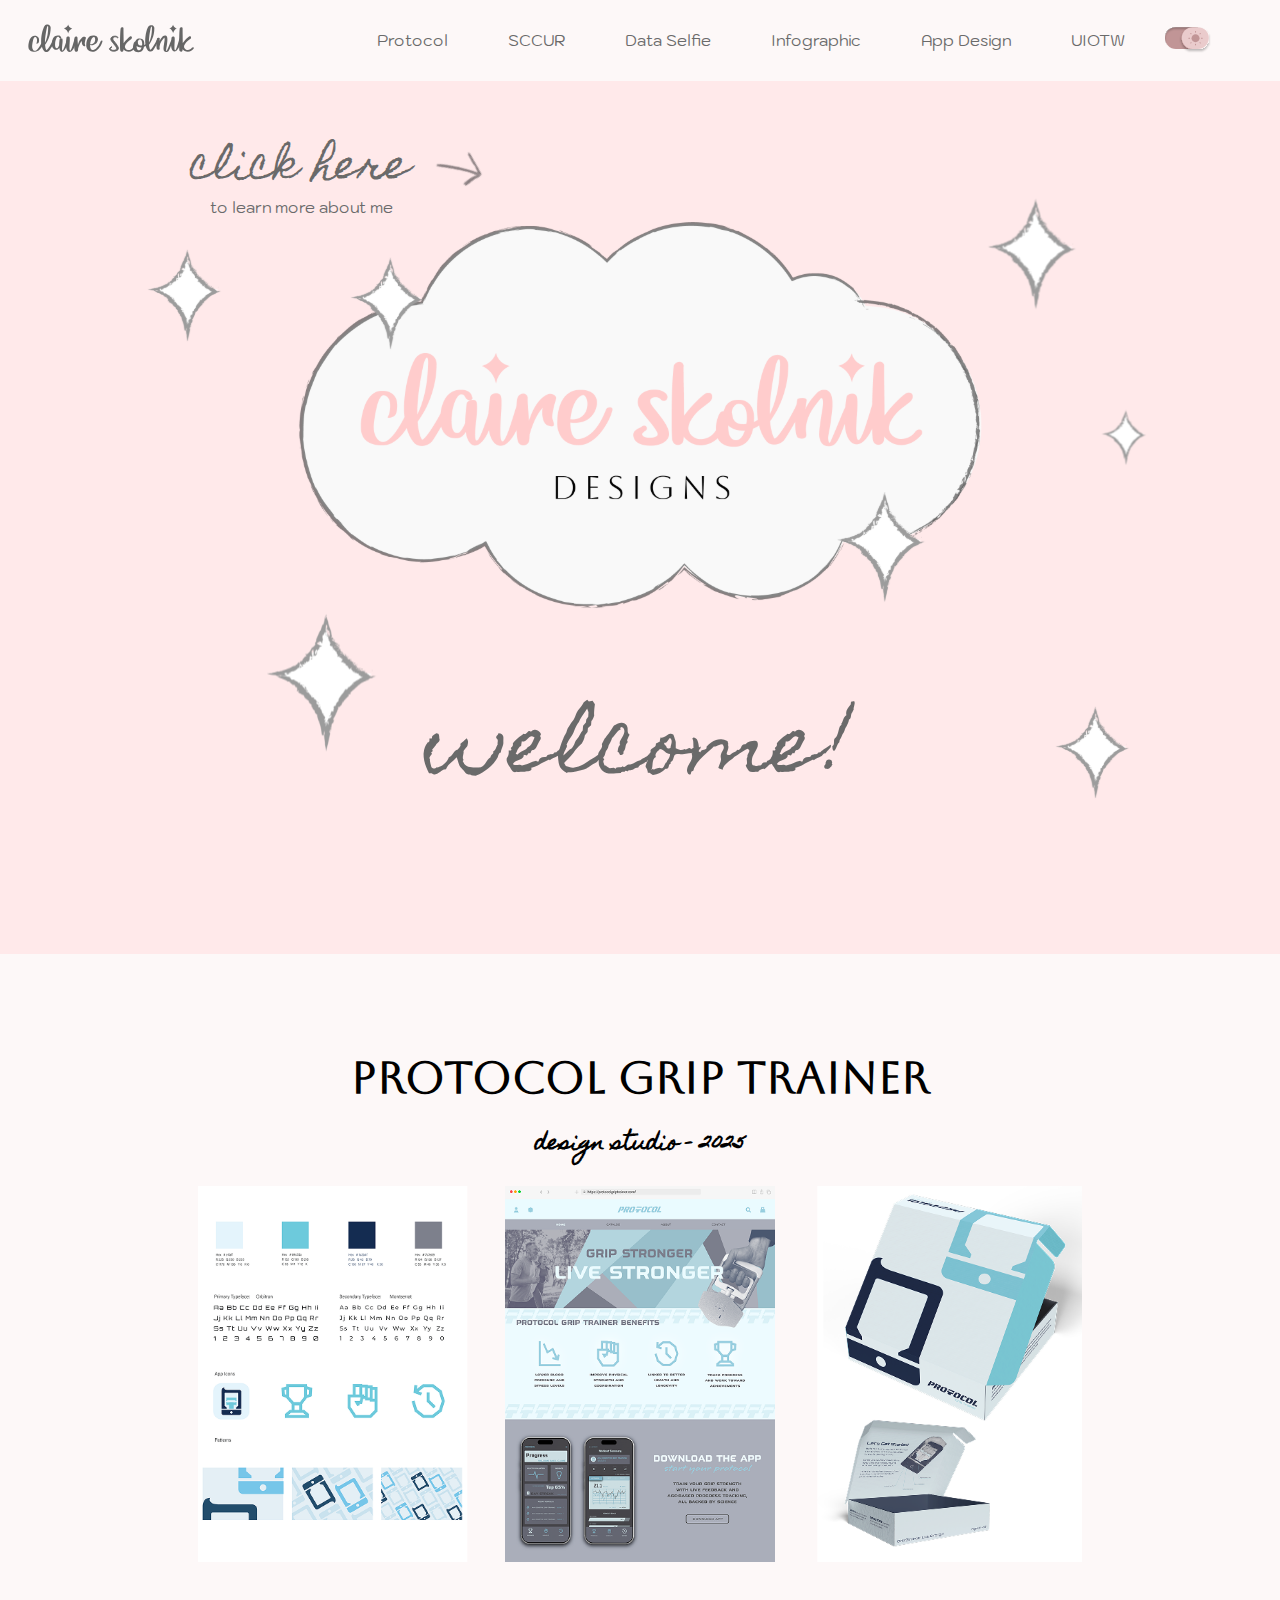
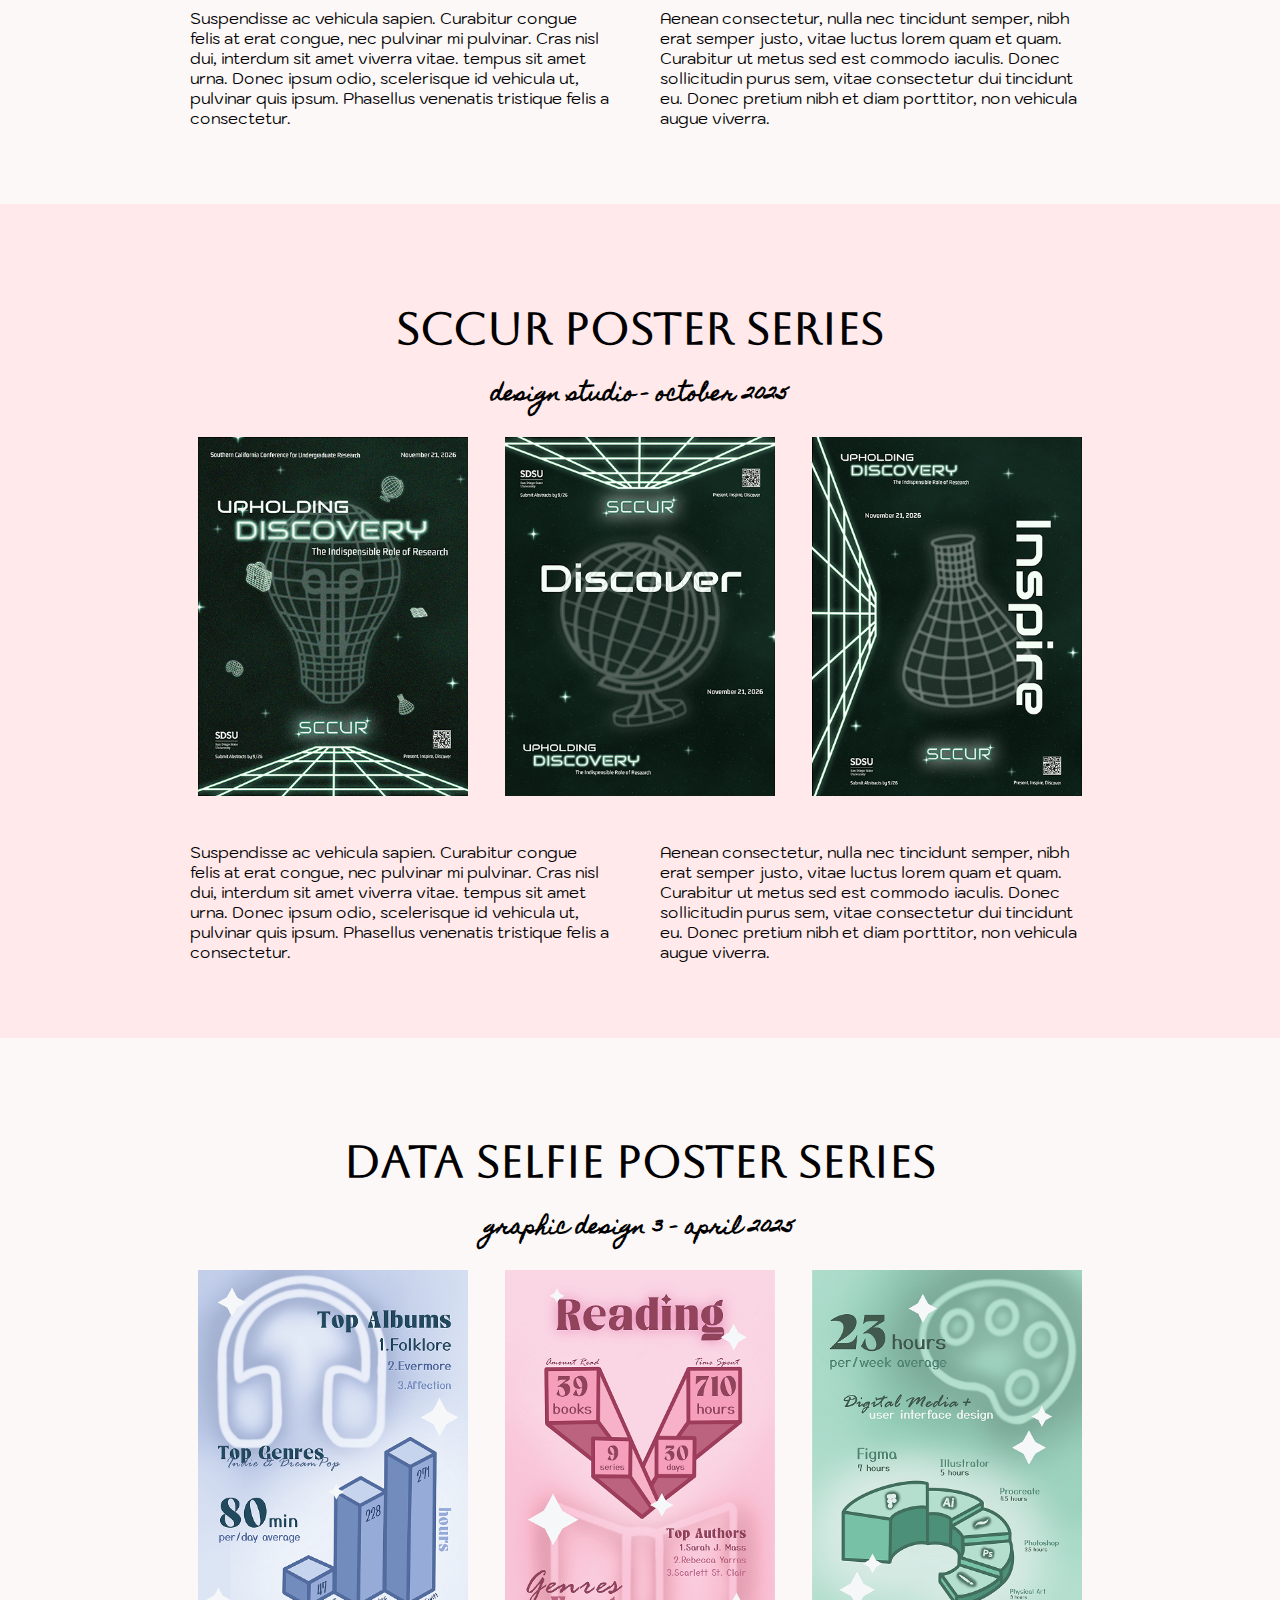
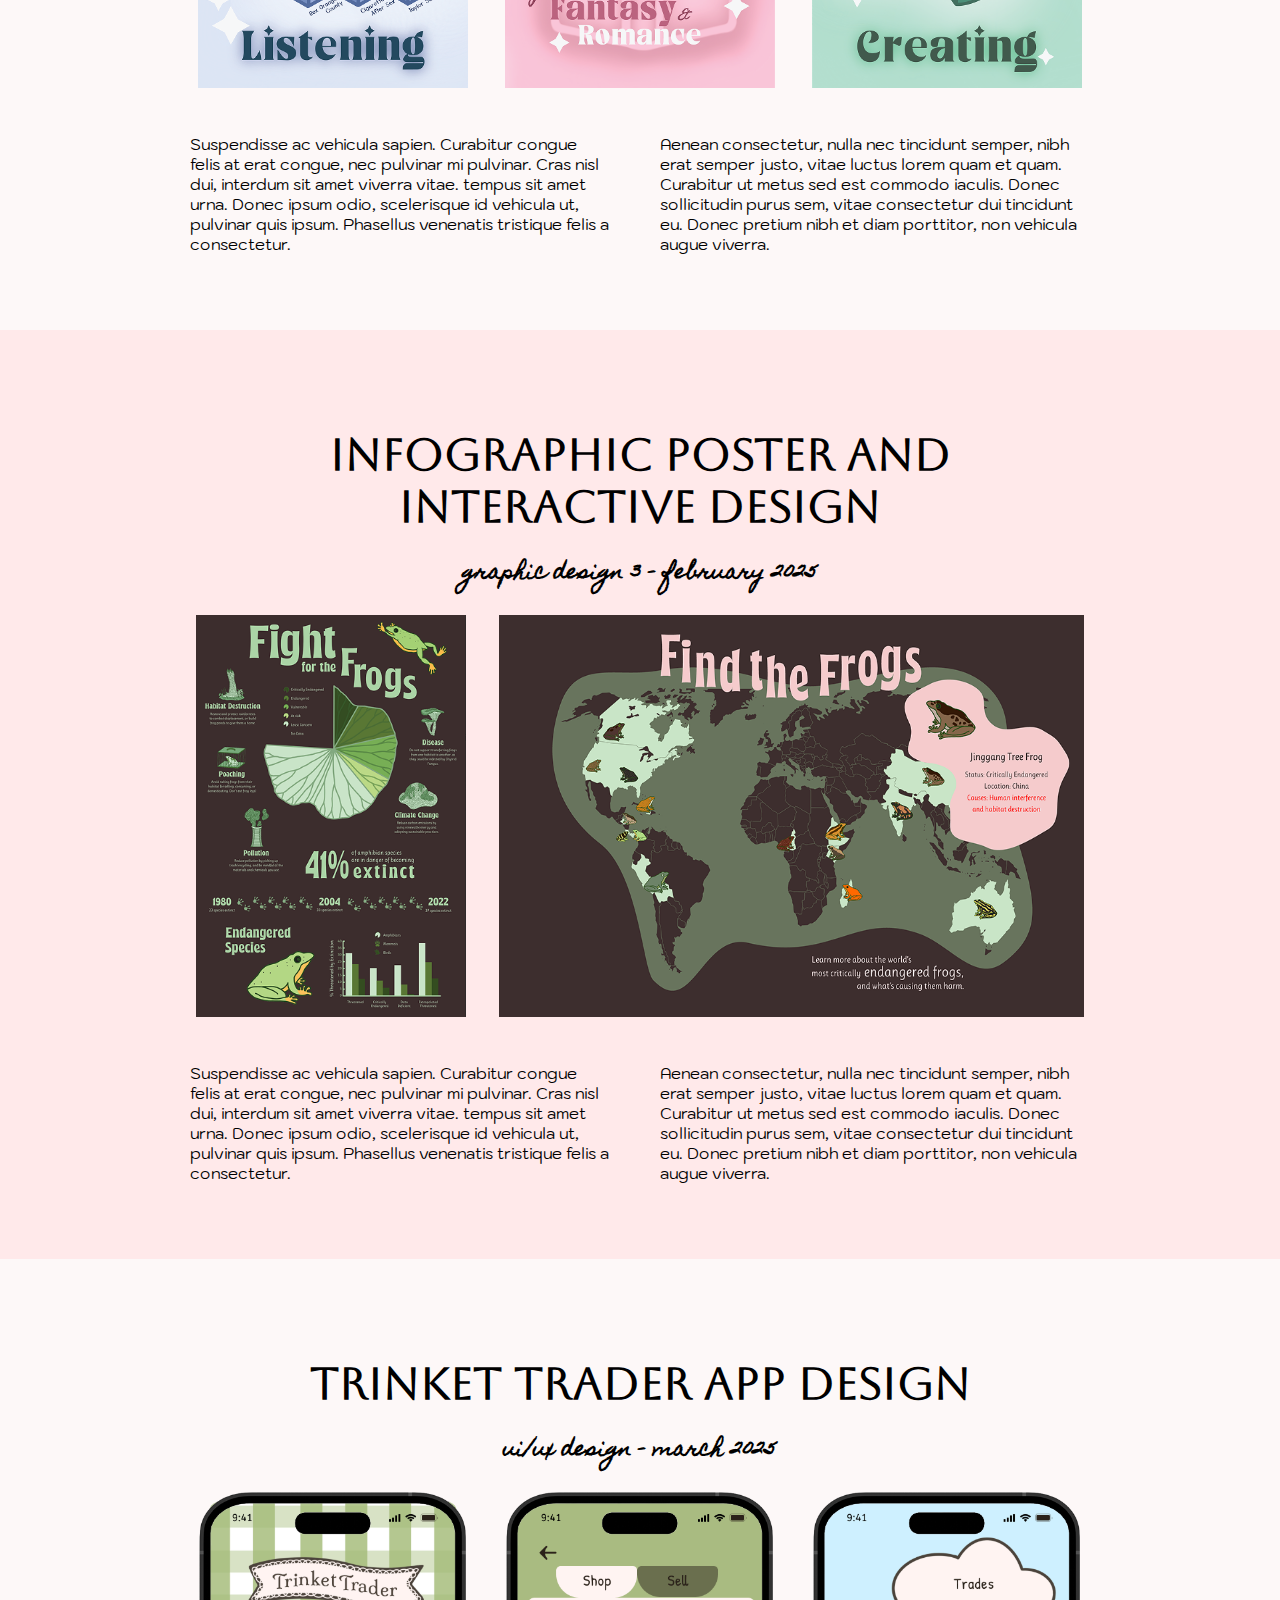
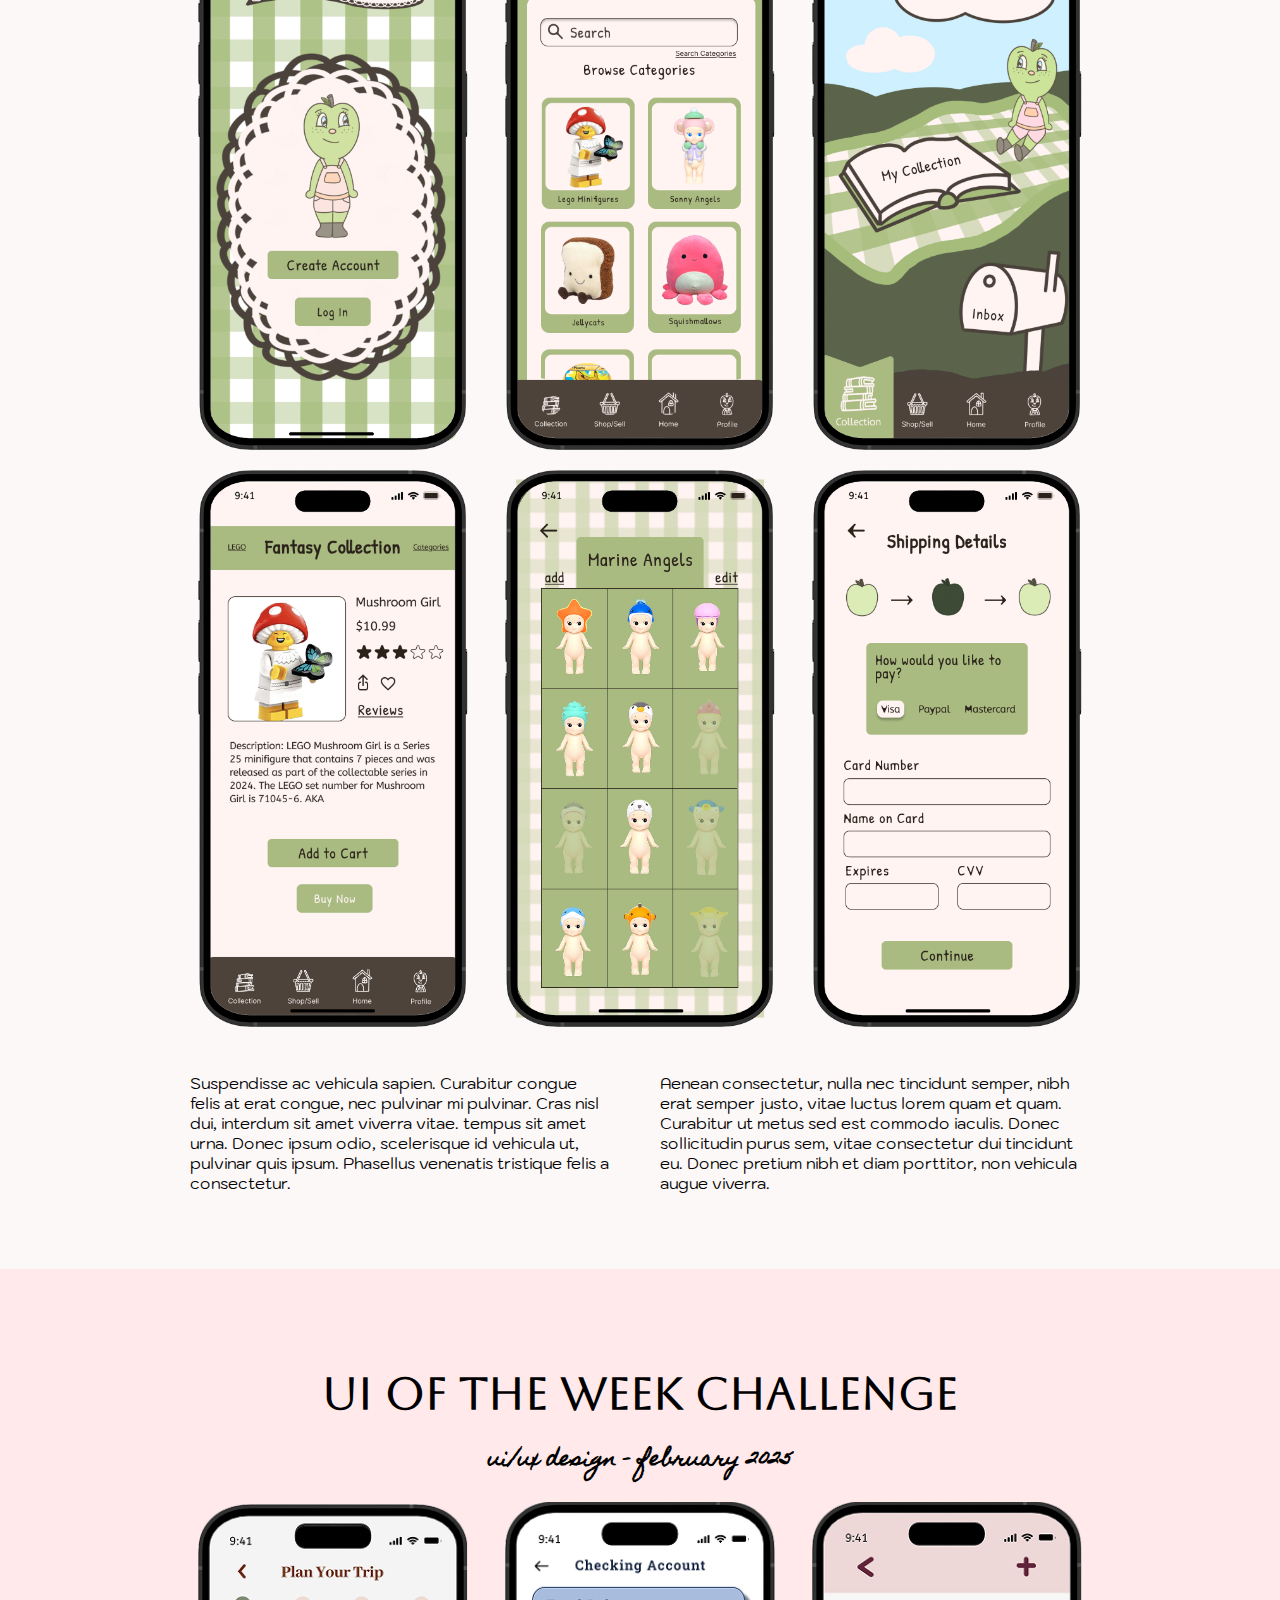
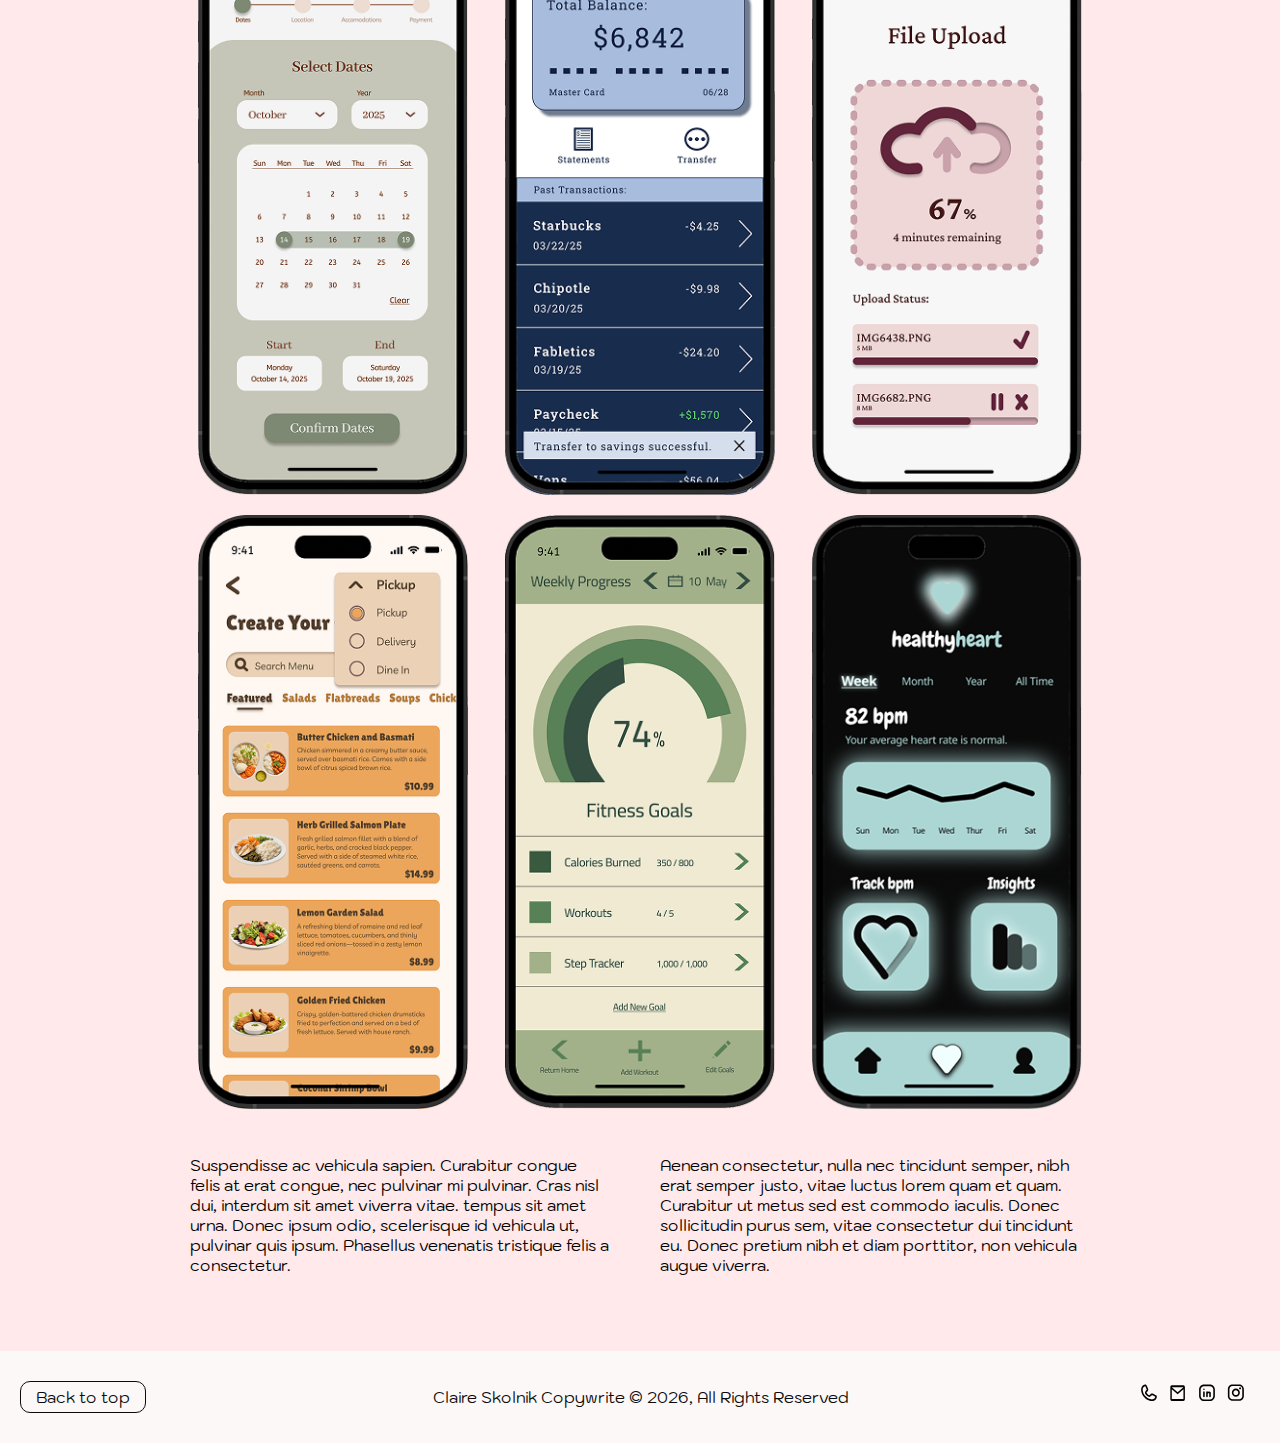
<file: index.html>
<!DOCTYPE html>
<html lang="en">

<head>
  <meta charset="UTF-8">
  <meta name="claire skolnik" content="Art 444 Student Work">
  <meta name="viewport" content="width=device-width, initial-scale=1, shrink-to-fit=no">
  <title>Claire's Portfolio</title>
  <link rel="stylesheet" href="css/styles.css">
</head>


<body>










<!-- NAV BAR--> 
 <nav>

  <div class="container nav-container">

   <img class="navlogo" src="images/dark-logo.svg" alt="Light Logo" loading="lazy"/>
   

<div class="secondary">

  <div class="nav-links">
    <div><a href="#section-1">Protocol</a></div>
    <div><a href="#section-2">SCCUR</a></div>
    <div><a href="#section-3">Data Selfie</a></div>
    <div><a href="#section-4">Infographic</a></div>
    <div><a href="#section-5">App Design</a></div>
    <div><a href="#section-6">UIOTW</a></div>
   </div>
   
   <img class="toggle" src="images/lighttoggle.svg" alt="Dark Mode Toggle" loading="lazy"/>
 
  </div>
  </div>

</nav>











<!-- MAIN HEADER-->
<section id="header" class="header">
  <div class="container">

    <div class="tap-here">

      <div class="click-arrow">
        <span class="click">click here</span>
        <img class="arrow" src="images/grey-arrow.svg" alt="Arrow pointing down" loading="lazy">
      </div>
     
      <span class="about">to learn more about me</span>

    </div>


    <div class="stars">
    
     <div><img class="star-1" src="images/star.svg" alt="white star" loading="lazy"></div>
    
     <div><img class="star-2" src="images/star.svg" alt="white star" loading="lazy"></div> 
     
     <div><img class="star-3" src="images/star.svg" alt="white star" loading="lazy"></div> 
    
     <div><img class="star-4" src="images/star.svg" alt="white star" loading="lazy"></div> 
     
     <div><img class="star-5" src="images/star.svg" alt="white star" loading="lazy"></div>
   
    </div> 


    
    <a href="about.html" target="_blank">
      <img class="cloud" src="images/cloud.svg" alt="Light Cloud Background" loading="lazy">
    </a>
    
    <h1 class="welcome">welcome!</h1>

  </div>
</section>














<!-- FIRST SECTION --> 
<section id="section-1">
  <div class="container">

    <h2 class="title">PROTOCOL GRIP TRAINER</h2>
    <h3 class="subtitle">design studio - 2025</h3>

   
    <div class="gallery">
      <img class="gallery-image" src="images/protocoldesignkit.png" alt="Protocol Design Kit" loading="lazy"/>
      
      <img class="gallery-image" src="images/protocolweb.png" alt="Protocol Grip Trainer Website" loading="lazy"/>
      
      <img class="gallery-image" src="images/protocolpackage.png" alt="Protocol Package Design" loading="lazy"/>
    </div>

    <div class="description">
      <p>Suspendisse ac vehicula sapien. Curabitur congue felis at erat congue, nec pulvinar mi pulvinar. Cras nisl dui, interdum sit amet viverra vitae. tempus sit amet urna. Donec ipsum odio, scelerisque id vehicula ut, pulvinar quis ipsum. Phasellus venenatis tristique felis a consectetur.</p>
      <p>Aenean consectetur, nulla nec tincidunt semper, nibh erat semper justo, vitae luctus lorem quam et quam. Curabitur ut metus sed est commodo iaculis. Donec sollicitudin purus sem, vitae consectetur dui tincidunt eu. Donec pretium nibh et diam porttitor, non vehicula augue viverra.</p>
    </div>
  
  </div>
</section>
















<!-- SECOND SECTION -->  
<section id="section-2">
  <div class="container">
  
    <h2 class="title">SCCUR POSTER SERIES</h2>
    <h3 class="subtitle">design studio - october 2025</h3>

    <div class="gallery">
      <img class="gallery-image" src="images/sccur1.png" alt="SCCUR Poster Series 01" loading="lazy"/>

      <img class="gallery-image" src="images/sccur2.png" alt="SCCUR Poster Series 02" loading="lazy"/>

      <img class="gallery-image" src="images/sccur3.png" alt="SCCUR Poster Series 03" loading="lazy"/>
    </div>

    <div class="description">
     <p>Suspendisse ac vehicula sapien. Curabitur congue felis at erat congue, nec pulvinar mi pulvinar. Cras nisl dui, interdum sit amet viverra vitae. tempus sit amet urna. Donec ipsum odio, scelerisque id vehicula ut, pulvinar quis ipsum. Phasellus venenatis tristique felis a consectetur.</p>
     <p>Aenean consectetur, nulla nec tincidunt semper, nibh erat semper justo, vitae luctus lorem quam et quam. Curabitur ut metus sed est commodo iaculis. Donec sollicitudin purus sem, vitae consectetur dui tincidunt eu. Donec pretium nibh et diam porttitor, non vehicula augue viverra. </p>
    </div>

  </div>
</section>















<!-- THIRD SECTION -->  
<section id="section-3">
  <div class="container">

    <h2 class="title">DATA SELFIE POSTER SERIES</h2>
    <h3 class="subtitle">graphic design 3 - april 2025</h3>

    <div class="gallery">
      <img class="gallery-image" src="images/dataselfie1.png" alt="Data Selfie Poster 01" loading="lazy"/>

      <img class="gallery-image" src="images/dataselfie2.png" alt="Data Selfie Poster 02" loading="lazy"/>

      <img class="gallery-image" src="images/dataselfie3.png" alt="Data Selfie Poster 03" loading="lazy"/>
    </div>

    <div class="description">
     <p>Suspendisse ac vehicula sapien. Curabitur congue felis at erat congue, nec pulvinar mi pulvinar. Cras nisl dui, interdum sit amet viverra vitae. tempus sit amet urna. Donec ipsum odio, scelerisque id vehicula ut, pulvinar quis ipsum. Phasellus venenatis tristique felis a consectetur.</p>
     <p>Aenean consectetur, nulla nec tincidunt semper, nibh erat semper justo, vitae luctus lorem quam et quam. Curabitur ut metus sed est commodo iaculis. Donec sollicitudin purus sem, vitae consectetur dui tincidunt eu. Donec pretium nibh et diam porttitor, non vehicula augue viverra.</p>
    </div>

  </div>
</section>















<!-- FOURTH SECTION -->  
<section id="section-4">
  <div class="container">

    <h2 class="title">INFOGRAPHIC POSTER AND INTERACTIVE DESIGN</h2>
    <h3 class="subtitle">graphic design 3 - february 2025</h3>
    
    <div class="gallery">
       <img class="gallery-image" src="images/frogposter.png" alt="Frog Poster" loading="lazy"/>
       <img class="gallery-image responsive" src="images/frogresponsive.png" alt="Responsive Map" loading="lazy">
    </a>
    </div>

    <div class="description">
     <p>Suspendisse ac vehicula sapien. Curabitur congue felis at erat congue, nec pulvinar mi pulvinar. Cras nisl dui, interdum sit amet viverra vitae. tempus sit amet urna. Donec ipsum odio, scelerisque id vehicula ut, pulvinar quis ipsum. Phasellus venenatis tristique felis a consectetur.</p>
     <p>Aenean consectetur, nulla nec tincidunt semper, nibh erat semper justo, vitae luctus lorem quam et quam. Curabitur ut metus sed est commodo iaculis. Donec sollicitudin purus sem, vitae consectetur dui tincidunt eu. Donec pretium nibh et diam porttitor, non vehicula augue viverra. </p>
    </div>

  </div>
</section>
















<!-- FIFTH SECTION -->  
<section id="section-5">
  <div class="container">

    <h2 class="title">TRINKET TRADER APP DESIGN</h2>
    <h3 class="subtitle">ui/ux design - march 2025</h3>

    <div class="gallery">

      <img class="gallery-image" src="images/trinket1.png" alt="Placeholder image" loading="lazy"/></a>
      
      <img class="gallery-image" src="images/trinket2.png" alt="Trinket Trader App" loading="lazy"/>

      <img class="gallery-image" src="images/trinket3.png" alt="Trinket Trader App" loading="lazy"/>

      <img class="gallery-image" src="images/trinket4.png" alt="Trinket Trader App" loading="lazy"/>

      <img class="gallery-image" src="images/trinket5.png" alt="Trinket Trader App" loading="lazy"/>

      <img class="gallery-image" src="images/trinket6.png" alt="Trinket Trader App" loading="lazy"/>

    </div>
     
     <div class="description">
       <p>Suspendisse ac vehicula sapien. Curabitur congue felis at erat congue, nec pulvinar mi pulvinar. Cras nisl dui, interdum sit amet viverra vitae. tempus sit amet urna. Donec ipsum odio, scelerisque id vehicula ut, pulvinar quis ipsum. Phasellus venenatis tristique felis a consectetur.</p>
       <p>Aenean consectetur, nulla nec tincidunt semper, nibh erat semper justo, vitae luctus lorem quam et quam. Curabitur ut metus sed est commodo iaculis. Donec sollicitudin purus sem, vitae consectetur dui tincidunt eu. Donec pretium nibh et diam porttitor, non vehicula augue viverra. </p>
     </div>

  </div>
</section>














<!-- SIXTH SECTION -->  
<section id="section-6">
  <div class="container">

    <h2 class="title">UI OF THE WEEK CHALLENGE</h2>
    <h3 class="subtitle">ui/ux design - february 2025</h3>

  <div class="gallery">
      <img class="gallery-image" src="images/uiotw1.png" alt="UI of the Week Challenge" loading="lazy"/>

      <img class="gallery-image" src="images/uiotw2.png" alt="UI of the Week Challenge" loading="lazy"/>
     
      <img class="gallery-image" src="images/uiotw3.png" alt="UI of the Week Challenge" loading="lazy"/>
   
      <img class="gallery-image" src="images/uiotw4.png" alt="UI of the Week Challenge" loading="lazy"/>

      <img class="gallery-image" src="images/uiotw5.png" alt="UI of the Week Challenge" loading="lazy"/>
     
      <img class="gallery-image" src="images/uiotw6.png" alt="UI of the Week Challenge" loading="lazy"/>
   </div>

    <div class="description">
     <p>Suspendisse ac vehicula sapien. Curabitur congue felis at erat congue, nec pulvinar mi pulvinar. Cras nisl dui, interdum sit amet viverra vitae. tempus sit amet urna. Donec ipsum odio, scelerisque id vehicula ut, pulvinar quis ipsum. Phasellus venenatis tristique felis a consectetur.</p>
      <p>Aenean consectetur, nulla nec tincidunt semper, nibh erat semper justo, vitae luctus lorem quam et quam. Curabitur ut metus sed est commodo iaculis. Donec sollicitudin purus sem, vitae consectetur dui tincidunt eu. Donec pretium nibh et diam porttitor, non vehicula augue viverra. </p>
    </div> 

  </div>
</section>
















<!-- FOOTER SECTION -->  
<footer>
  <div class="container footer-container">

      <p><a class="button" href="#">Back to top</a></p>

      <p class="footer-text">Claire Skolnik Copywrite © 2026, All Rights Reserved</p>

      <div class="icons"> 
       <img class="icon" src="images/phone.svg" alt="phone icon" loading="lazy"/>
       <img class="icon" src="images/mail.svg" alt="email icon" loading="lazy"/>
       <img class="icon" src="images/linkedin.svg" alt="linkedin icon" loading="lazy"/>
       <img class="icon" src="images/instagram.svg" alt="instagram icon" loading="lazy"/>
      </div>

  </div>
</footer>


<script src="js/script.js"></script>

</body>
</html>
</file>
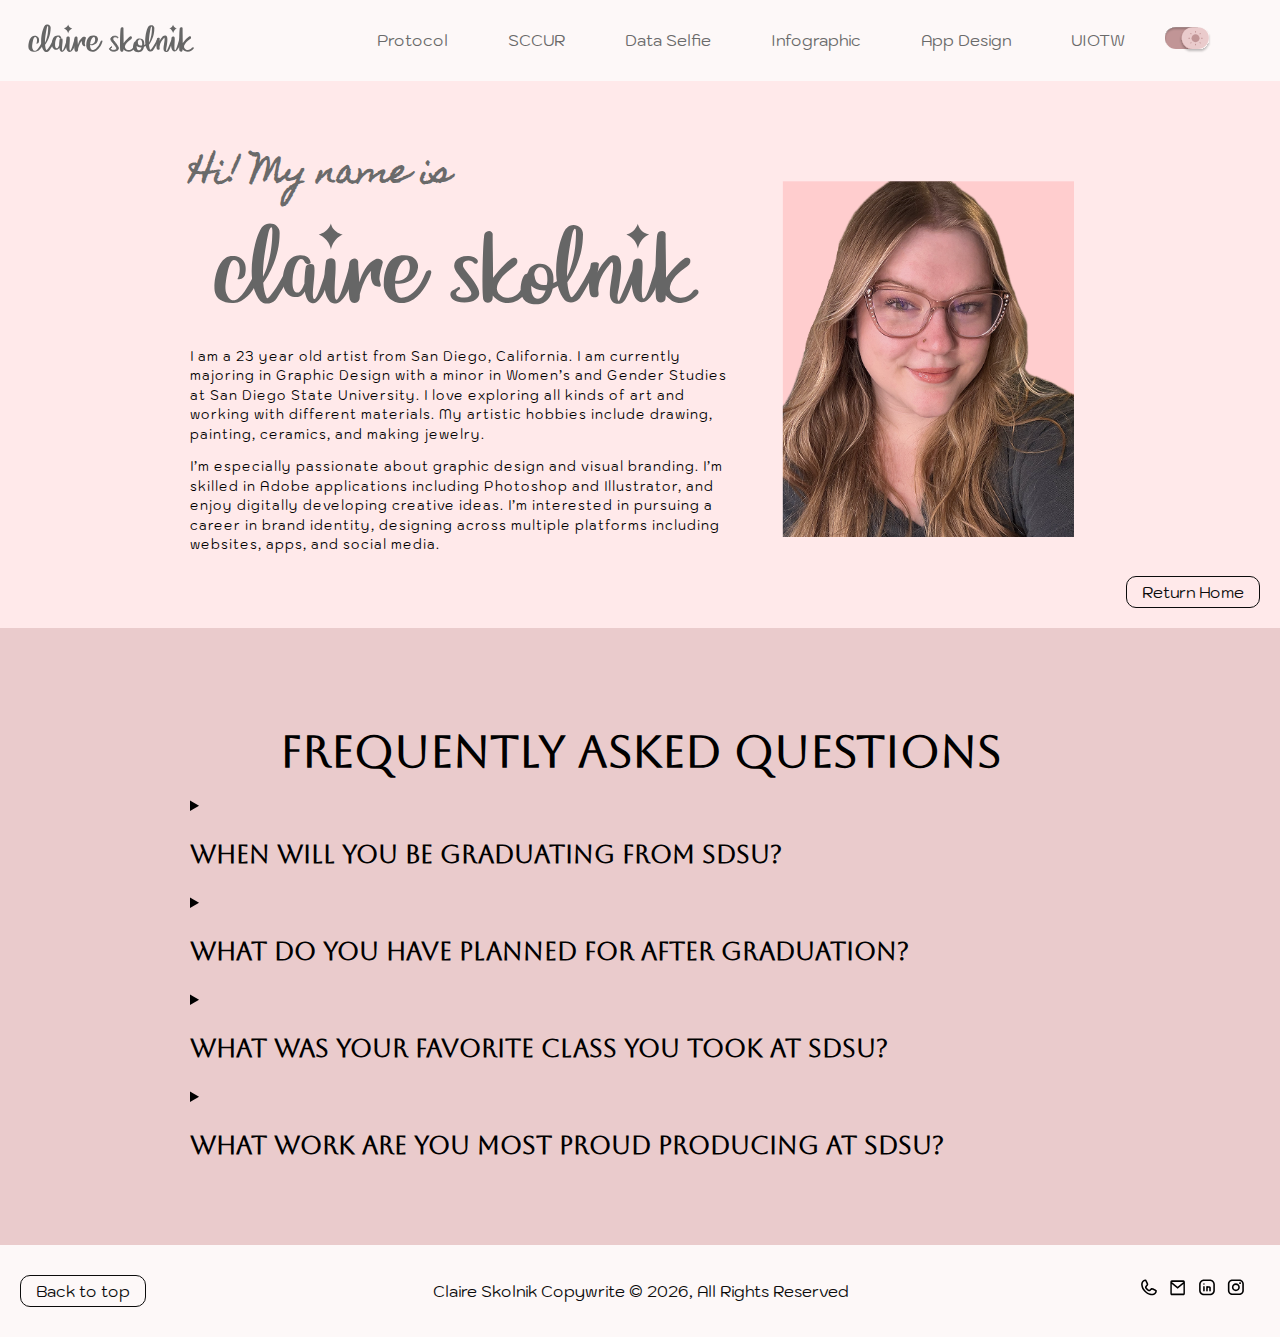
<file: about.html>
<!DOCTYPE html>
<html lang="en">


<head>
  <meta charset="UTF-8">
  <meta name="claire skolnik" content="Art 444 Student About Page">
  <meta name="viewport" content="width=device-width, initial-scale=1, shrink-to-fit=no">
  <title>About Me</title>
  <link rel="stylesheet" href="css/styles.css">
  
</head>


<body>











<!--NAV BAR-->
 <nav>

  <div class="container nav-container">

   <img class="navlogo" src="images/dark-logo.svg" alt="Light Logo" loading="lazy"/>
   

<div class="secondary">

  <div class="nav-links">
    <div><a href="index.html#section-1">Protocol</a></div>
    <div><a href="index.html#section-2">SCCUR</a></div>
    <div><a href="index.html#section-3">Data Selfie</a></div>
    <div><a href="index.html#section-4">Infographic</a></div>
    <div><a href="index.html#section-5">App Design</a></div>
    <div><a href="index.html#section-6">UIOTW</a></div>
   </div>
   
   <img class="toggle" src="images/lighttoggle.svg" alt="Dark Mode Toggle" loading="lazy"/>
 
  </div>
  </div>



</nav>

















<!-- MAIN HEADER --> 
<section id="header" class="header about-header">

  <div class="container about-container">

   <div class="intro-container"> 

     <h1 class="intro">Hi! My name is</h1>

     <img class="name" src="images/dark-logo.svg" alt="Logo" loading="lazy"/>


     <div class="bio">
     <p>I am a 23 year old artist from San Diego, California. I am currently majoring in Graphic Design with a minor in Women’s and Gender Studies at San Diego State University. I love exploring all kinds of art and working with different materials. My artistic hobbies include drawing, painting, ceramics, and making jewelry.</p>
     <p>I’m especially passionate about graphic design and visual branding. I’m skilled in Adobe applications including Photoshop and Illustrator, and enjoy digitally developing creative ideas. I’m interested in pursuing a career in brand identity, designing across multiple platforms including websites, apps, and social media.</p>
    </div>
   
    </div> 
  
   <aside>
    <img class="headshot" src="images/darkselfie.png" alt="Profile picture" loading="lazy"/>
  </aside>

  
  
  </div>
  <a class="button home-button" href="index.html">Return Home</a>

</section>    





<!-- FAQ SECTION -->  
<section id="faqs">
  <div class="container faq-container">

   <h2 class="faq-title">FREQUENTLY ASKED QUESTIONS</h2>

   <details>
      <summary><h3 class="question">When will you be graduating from SDSU?</h3></summary>
      <p class="answer-paragraph">Lorem ipsum dolor sit amet, consectetur adipiscing elit. Fusce at nibh et massa convallis varius non tempus mauris. Phasellus ex augue, consectetur et mi eget, egestas finibus purus. Vivamus et tempor nunc. Curabitur et elit justo. Ut viverra sapien sit amet posuere viverra. Quisque porta consectetur felis, a ultricies odio consequat sit amet. Duis pellentesque laoreet leo. Lorem ipsum dolor sit amet, consectetur adipiscing elit. Quisque id ligula vitae mauris tincidunt pellentesque. Cras pretium mauris et facilisis sollicitudin.</p>
    </details>

    <details>
      <summary><h3 class="question">What do you have planned for after graduation?</h3></summary>
      <p class="answer-paragraph">Nunc commodo, libero efficitur auctor lobortis, mauris neque laoreet sem, ultrices iaculis sem purus suscipit odio. Sed tempor mauris non accumsan rhoncus. Interdum et malesuada fames ac ante ipsum primis in faucibus. Fusce diam magna, efficitur et elit quis, ornare molestie lorem. Pellentesque a tincidunt mauris, ac pretium ligula. Nam sed risus enim. Integer pulvinar placerat urna, volutpat tincidunt dui facilisis sed. Nunc ac augue eu metus vestibulum laoreet non pulvinar nunc. Ut tempus erat vitae molestie blandit. Maecenas vitae libero nisi. Cras ultrices consectetur egestas. Curabitur dapibus orci sapien, sodales sodales urna volutpat non.</p>
    </details>
      
    <details>
      <summary><h3 class="question">What was your favorite class you took at SDSU?</h3></summary>
      <p class="answer-paragraph">Nunc pharetra, urna vel dignissim cursus, nisi ante vehicula turpis, in vulputate mi ex sit amet dui. Pellentesque auctor lorem quis mi luctus ullamcorper. Phasellus sit amet ultricies felis, feugiat mattis diam. Fusce laoreet scelerisque pretium. Praesent at tortor a dolor bibendum lobortis eget eget lacus. Phasellus ut nisi non orci facilisis commodo a eget nulla. Suspendisse sit amet augue sed diam placerat lacinia vehicula vel velit. In non neque ante. Suspendisse felis enim, feugiat quis magna sit amet, vehicula fringilla ligula. Mauris at eros ut ipsum imperdiet egestas.</p>
    </details>
     
    <details>
      <summary><h3 class="question">What work are you most proud producing at SDSU?</h3></summary>
      <p class="answer-paragraph">Aenean scelerisque mauris cursus lectus volutpat, nec facilisis justo elementum. Cras nec pretium metus, sed convallis risus. Lorem ipsum dolor sit amet, consectetur adipiscing elit. Morbi euismod odio et odio consectetur, et dictum orci maximus. In elementum enim ex, vitae molestie lectus scelerisque non. Vestibulum ipsum nibh, pellentesque sed condimentum sit amet, eleifend eget orci. Pellentesque ac purus sapien. Vestibulum tellus elit, semper et urna ac, porta vulputate ligula. Phasellus aliquet urna nisi, a tincidunt metus ullamcorper vitae. Nam aliquam dolor nec tempor commodo. Donec tellus velit, fringilla non leo sed, auctor mollis sapien.</p>
    </details>
  </div>
</section>







<!-- FOOTER SECTION -->  
<footer>
  <div class="container footer-container">

      <p><a class="button" href="#">Back to top</a></p>

      <p class="footer-text">Claire Skolnik Copywrite © 2026, All Rights Reserved</p>

      <div class="icons"> 
       <img class="icon" src="images/phone.svg" alt="phone icon" loading="lazy"/>
       <img class="icon" src="images/mail.svg" alt="email icon" loading="lazy"/>
       <img class="icon" src="images/linkedin.svg" alt="linkedin icon" loading="lazy"/>
       <img class="icon" src="images/instagram.svg" alt="instagram icon" loading="lazy"/>
      

      </div>
  </div>
</footer>

<script src="js/script.js"></script>
</body>
</html>
</file>
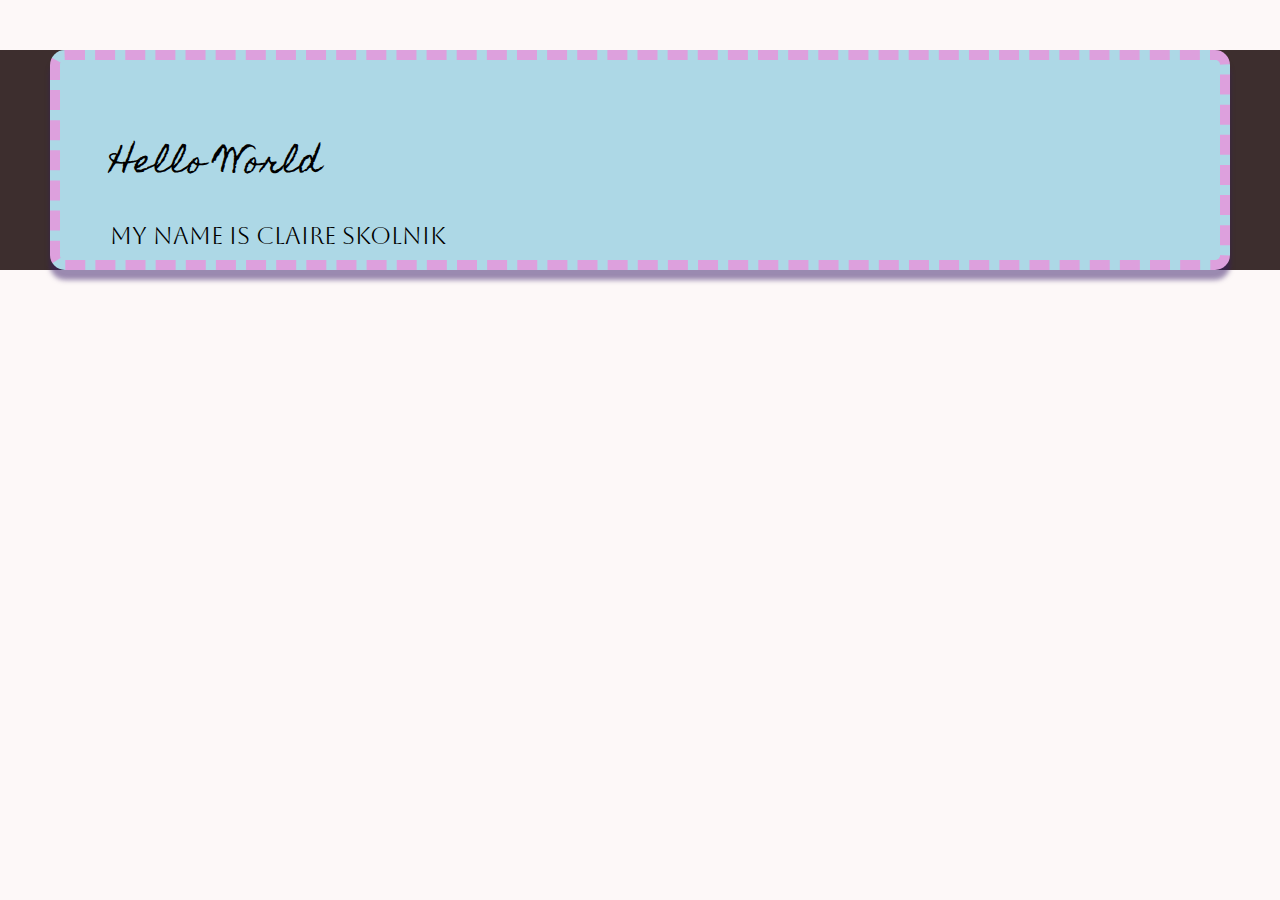
<file: practice.html>
<!DOCTYPE html>
<html lang="en">

<head>
  <meta charset="UTF-8">
  <meta name="author" content="Art 444 Student Practice">
  <meta name="viewport" content="width=device-width, initial-scale=1, shrink-to-fit=no">
  <title>Hello World!</title>
  <style> 
   div#wrapper {
   height: 100px; width: auto;
   background-color: lightblue;
   margin: 50px;
   border: 10px dashed plum;
   padding: 50px;
   overflow: scroll;
   border-radius: 15px;
   box-shadow: 0px 10px 5px rgba(56, 27, 103, 0.5);





   }
   



body {  background-image: url(images/frogresponsive.png);
background-size: cover;
background-repeat: no-repeat;



  }




  div.wrapped-around {
   font-family: Georgia, 'Times New Roman', Times, serif;
  }


   h1, h2 {
    font-family: Verdana, Geneva, Tahoma, sans-serif;
    font-weight: normal;
   }

  </style>
  </h1>
  
  <link rel="stylesheet" href="css/styles.css">
</head>




<body>
  <div id="wrapper" class="wrapped-around">


    <h1>Hello World</h1>
  
   <h2>My name is Claire Skolnik</h2>

   <p>hi hello whats up Lorem ipsum dolor sit amet, consectetur adipiscing elit, sed do eiusmod tempor incididunt ut labore et dolore magna aliqua. Ut enim ad minim veniam, quis nostrud exercitation ullamco laboris nisi ut aliquip ex ea commodo consequat. Duis aute irure dolor in reprehenderit in voluptate velit esse cillum dolore eu fugiat nulla pariatur. Excepteur sint occaecat cupidatat non proident, sunt in culpa qui officia deserunt mollit anim id est laborum.</p>
   
   <a href="index.html"> <strong>Click here to go home</strong></a>

  </div>
</body>



</html>
</file>
<file: css/styles.css>
/* Fonts Linked */

@font-face {
    font-family: 'Aboreto';
    src: url('../fonts/aboreto.ttf') format('truetype');
           }

@font-face {
    font-family: 'Homemade Apple';
    src: url('../fonts/homemade-apple.ttf') format('truetype');
           }

@font-face {
    font-family: Kodchasan;
    src: url('../fonts/kodchasan.ttf') format('truetype');
}           





/* Text Fonts and Styles */

h1 {
    font-family: 'Homemade Apple', serif;
   }

.click {
    font-family: 'Homemade Apple', serif;
    line-height: .9;
    align-self: top;
       }

.about {
    font-family: 'Kodchasan', serif;
       }

nav {
    font-family: 'Kodchasan', serif;
    }

nav a {
     text-decoration: none; color: #6A6A6A;
      }

.subtitle {
    font-family: 'Homemade Apple', serif;
    font-size: smaller;
          }

h2 {
    font-family: 'Aboreto', serif; 
   }

.description {
    font-family: 'Kodchasan', serif;
             }

.bio {
    font-family: 'Kodchasan', serif;
     }

.home-button {
    font-family: 'Kodchasan', serif;
             }
 
a.home-button {
    text-decoration: none; color: #6A6A6A;
              }

.question {
    font-family: 'Aboreto', serif;
       }

.answer-paragraph {
    font-family: 'Kodchasan', serif;
       }

.footer-text {
    font-family: 'Kodchasan', serif;
       }

.button {
        font-family: 'Kodchasan', serif;
        }

a.button {
        text-decoration: none; color: #0B0B0B
         }






/* Colors */

nav {
    background-color: #FDF8F8;
    }

.header {
    background-color: #FFE9EA;
        }

section:nth-child(even) {
    background-color: #FFE9EA;
                        }

section:nth-child(odd) {
    background-color: #FDF8F8;
                       }

section.about-header {
    background-color: #FFE9EA;
        }

section#faqs {
    background-color: #EACBCC;
        }

html {
    background-color: #FDF8F8;
     }





 /* Nav Bar */


.nav-container {
    display: flex; 
    flex-direction: row;
    justify-content: space-between;
    align-items: center;
    padding: 20px;
    max-width: none !important;
               }


.nav-links {
    display: flex;
    flex-direction: row; 
    flex-wrap: wrap;   
    justify-content: space-between;
    margin: 10px;
           }


nav a {
    margin: 0 30px;
    padding: 10px 0;
    position: relative;
      }   


.navlogo {
    width: 15%;
         }


.toggle {
    width: 5%;
        }

.secondary {
    display: flex;
}









/* Main Header */

.cloud {
    margin: auto;
    display: block;
}


.tap-here {
    color: #6A6A6A;
}


.about {
    padding-left: 20px;
}


.welcome {
    font-size: 80px;
    color: #6A6A6A;
    text-align: center;
    font-weight: normal;
}

.click-arrow {
    display: flex;
    flex-direction: row;
}


span.click {
    align-self: center;
    font-size: 40px;
}


.arrow {
    width: 64px;
    margin-left: 20px;
    align-self: center;
}


.star-1 {
    width: 92px;
    position: absolute;
    top: 242px;
    left: 140px;
}


.star-2 {
    transform: scale(1.25);
    position: absolute;
    top: 618px;
    left: 269px;
}


.star-3 {
    width: 92px;
    position: absolute;
    top: 699px;
    right: 140px;
}


.star-4 {
    transform: scale(1.2);
    width: 92px;
    position: absolute;
    top: 200px;
    right: 200px;
}


.star-5 {
    transform: scale(0.5);
    position: absolute;
    top: 375px;
    right: 100px;
}







/* Section Gallery */

.title {
    text-align: center;
    margin-bottom: 20px;
    font-size: 45px;
}   

        
.subtitle {
    text-align: center;
    margin-bottom: 20px;
    font-size: 20px;
}

.gallery-image {
    width: 30%;
}


.gallery {
    display: flex;
    flex-wrap: wrap;
    justify-content: space-around;
    gap: 20px;
        }   


.description {
    display: flex;
    flex-direction: row;
    gap: 50px;
    margin-top: 30px;
}





/* Responsive Frog Design */

.responsive {
    width: 65%;
}










/* Organization and Spacing */

body {
    margin: 0;
	padding: 0;
	border: 0;
	vertical-align: baseline; }




section {
    padding: 60px 20px;
        }




.container {
    width: auto;
    max-width: 900px;
    margin: 0 auto;
}










/* Footer */

footer {
    background-color: #FDF8F8;
    color: #0B0B0B;
    padding: 20px
}

.footer-container {
    display: flex;
    flex-direction: row;
    justify-content: space-between;
    align-items: center;
    max-width: none !important;
    
}

.icons {
    width: 10%;
}

.icon {
    width: 25px;
}




/* Buttons */
.button {
    border-radius: 10px;
    border: 1px solid #0B0B0B;
    padding: 5px 15px;
}








/* About Page */


.home-button {
   position: absolute;
   bottom: 20px;
   right: 20px;
}

.intro {
    color: #6A6A6A;
    margin: 0 !important;
}

.intro-container {
    width: 80%;
}

.about-container {
    display: flex;
    flex-direction: row;
    align-items: center;
    gap: 43px;
}

.bio {
    font-size: 13px;
    letter-spacing: 1px;
    line-height: 1.5;
}

.about-header {
    position: relative;
}

.headshot {
   width: 95%;
}

.faq-title {
    text-align: center;
    margin-bottom: 20px;
    font-size: 45px;
}


.question {
    font-size: 25px;
}


.answer-paragraph {
    font-size: 15px;
    line-height: 1.5;
    margin-bottom: 30px;
}
</file>
